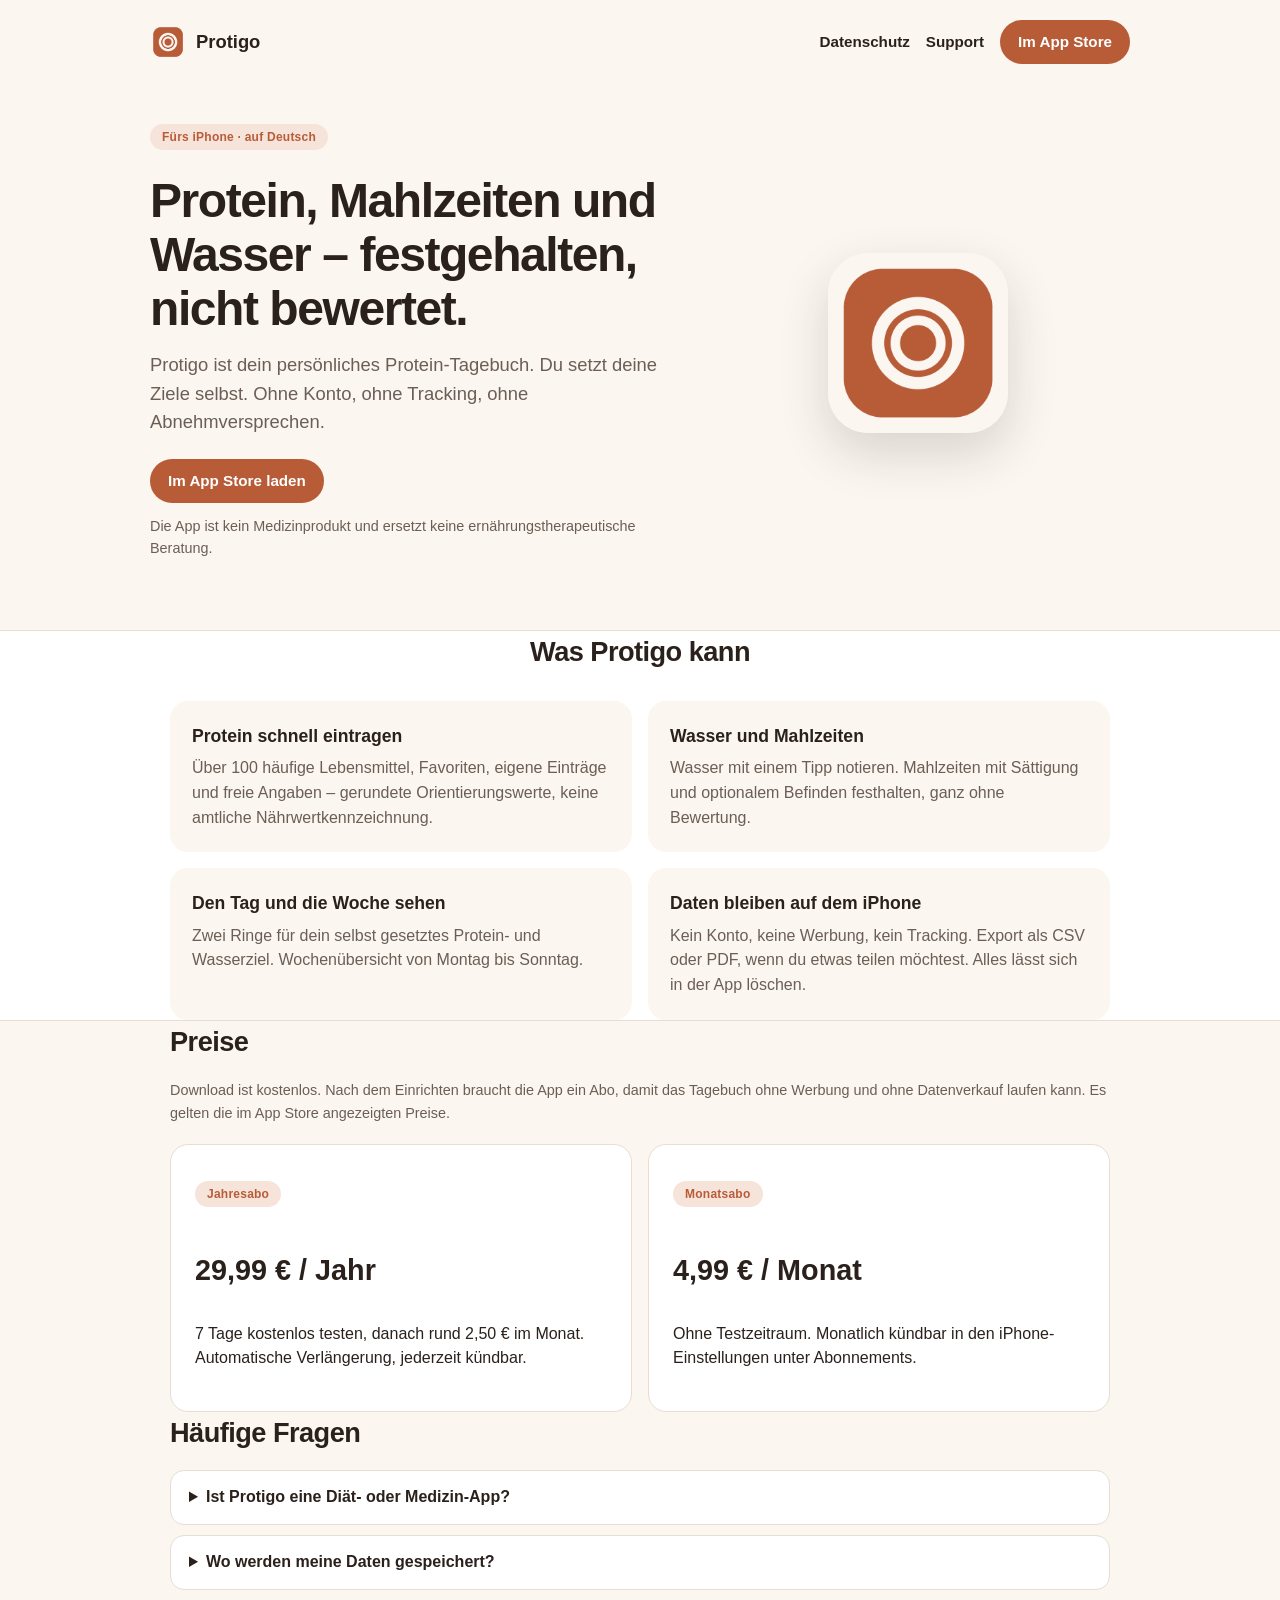
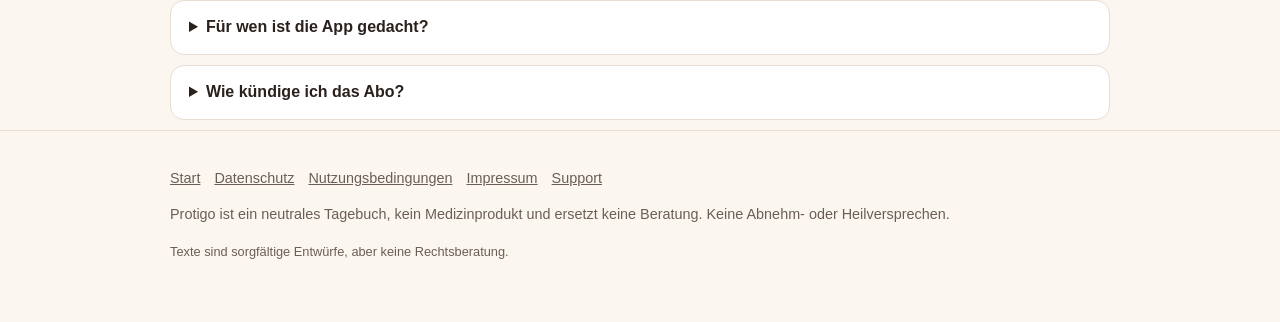
<file: index.html>
<!DOCTYPE html>
<html lang="de">
<head>
  <meta charset="utf-8" />
  <meta name="viewport" content="width=device-width, initial-scale=1" />
  <title>Protigo: Protein-Tagebuch fürs iPhone</title>
  <meta name="description" content="Neutrales Tagebuch für Protein, Mahlzeiten und Wasser. Ohne Konto, ohne Tracking, ohne Abnehmversprechen." />
  <meta name="robots" content="index,follow" />
  <link rel="canonical" href="https://uhlenhake.github.io/protigo-site" />
  <meta name="theme-color" content="#B85C38" />
  <link rel="icon" href="assets/icon.png" />
  <link rel="apple-touch-icon" href="assets/icon.png" />
  <meta property="og:type" content="website" />
  <meta property="og:site_name" content="Protigo" />
  <meta property="og:locale" content="de_DE" />
  <meta property="og:title" content="Protigo: Protein-Tagebuch fürs iPhone" />
  <meta property="og:description" content="Neutrales Tagebuch für Protein, Mahlzeiten und Wasser. Ohne Konto, ohne Tracking, ohne Abnehmversprechen." />
  <meta property="og:url" content="https://uhlenhake.github.io/protigo-site" />
  <meta property="og:image" content="https://uhlenhake.github.io/protigo-site/assets/icon.png" />
  <link rel="stylesheet" href="styles.css" />
</head>
<body>

    <header class="site wrap">
      <a class="brand" href="./"><img src="assets/icon.png" alt="">Protigo</a>
      <nav>
        <a href="datenschutz">Datenschutz</a>
        <a href="support">Support</a>
        <a class="btn" href="https://apps.apple.com/de/app/id6833399006">Im App Store</a>
      </nav>
    </header>

<main>
  <section class="hero wrap">
    <div>
      <p class="pill">Fürs iPhone · auf Deutsch</p>
      <h1>Protein, Mahlzeiten und Wasser – festgehalten, nicht bewertet.</h1>
      <p class="lead">Protigo ist dein persönliches Protein-Tagebuch. Du setzt deine Ziele selbst. Ohne Konto, ohne Tracking, ohne Abnehmversprechen.</p>
      <a href="https://apps.apple.com/de/app/id6833399006" class="btn" aria-label="Protigo im App Store laden">Im App Store laden</a>
      <p class="fine" style="margin-top:12px">Die App ist kein Medizinprodukt und ersetzt keine ernährungstherapeutische Beratung.</p>
    </div>
    <div class="hero-icon"><img src="assets/icon.png" alt="App-Symbol von Protigo"></div>
  </section>

  <div class="band">
    <section class="wrap">
      <h2 style="text-align:center">Was Protigo kann</h2>
      <div class="grid two" style="margin-top:28px">
        <div class="card"><h3>Protein schnell eintragen</h3><p>Über 100 häufige Lebensmittel, Favoriten, eigene Einträge und freie Angaben – gerundete Orientierungswerte, keine amtliche Nährwertkennzeichnung.</p></div>
        <div class="card"><h3>Wasser und Mahlzeiten</h3><p>Wasser mit einem Tipp notieren. Mahlzeiten mit Sättigung und optionalem Befinden festhalten, ganz ohne Bewertung.</p></div>
        <div class="card"><h3>Den Tag und die Woche sehen</h3><p>Zwei Ringe für dein selbst gesetztes Protein- und Wasserziel. Wochenübersicht von Montag bis Sonntag.</p></div>
        <div class="card"><h3>Daten bleiben auf dem iPhone</h3><p>Kein Konto, keine Werbung, kein Tracking. Export als CSV oder PDF, wenn du etwas teilen möchtest. Alles lässt sich in der App löschen.</p></div>
      </div>
    </section>
  </div>

  <section class="wrap">
    <h2>Preise</h2>
    <p class="fine">Download ist kostenlos. Nach dem Einrichten braucht die App ein Abo, damit das Tagebuch ohne Werbung und ohne Datenverkauf laufen kann. Es gelten die im App Store angezeigten Preise.</p>
    <div class="prices" style="margin-top:20px">
      <div class="price"><p class="pill">Jahresabo</p><p class="amt">29,99 € / Jahr</p><p>7 Tage kostenlos testen, danach rund 2,50 € im Monat. Automatische Verlängerung, jederzeit kündbar.</p></div>
      <div class="price"><p class="pill">Monatsabo</p><p class="amt">4,99 € / Monat</p><p>Ohne Testzeitraum. Monatlich kündbar in den iPhone-Einstellungen unter Abonnements.</p></div>
    </div>
  </section>

  <section class="wrap faq" id="faq">
    <h2>Häufige Fragen</h2>
    <details><summary>Ist Protigo eine Diät- oder Medizin-App?</summary><p>Nein. Protigo ist ein neutrales Tagebuch. Die App gibt keine Diätpläne, keine individuellen Nährstoffvorgaben und keine Heil- oder Abnehmversprechen. Ziele setzt du selbst. Allgemeine Hinweise (etwa der DGE-Referenzwert) sind eine Orientierung, keine Empfehlung für dich persönlich.</p></details>
    <details><summary>Wo werden meine Daten gespeichert?</summary><p>Lokal auf deinem iPhone. Es gibt kein Benutzerkonto. Wir haben keinen Zugriff auf deine Einträge. Details stehen in der <a href="datenschutz">Datenschutzerklärung</a>.</p></details>
    <details><summary>Für wen ist die App gedacht?</summary><p>Für alle, die Protein, Mahlzeiten, Wasser und Befinden festhalten möchten. Die Nutzung ist ab 16 Jahren vorgesehen.</p></details>
    <details><summary>Wie kündige ich das Abo?</summary><p>iPhone-Einstellungen → dein Name → Abonnements → Protigo. Mindestens 24 Stunden vor Ende des Zeitraums kündigen, sonst verlängert sich das Abo automatisch. Das Löschen der App beendet das Abo nicht. Erstattungen laufen über Apple.</p></details>
  </section>
</main>


    <footer class="site">
      <div class="wrap">
        <nav>
          <a href="./">Start</a>
          <a href="datenschutz">Datenschutz</a>
          <a href="nutzungsbedingungen">Nutzungsbedingungen</a>
          <a href="impressum">Impressum</a>
          <a href="support">Support</a>
        </nav>
        <p>Protigo ist ein neutrales Tagebuch, kein Medizinprodukt und ersetzt keine Beratung. Keine Abnehm- oder Heilversprechen.</p>
        <p class="legal-note">Texte sind sorgfältige Entwürfe, aber keine Rechtsberatung.</p>
      </div>
    </footer>
</body>
</html>
</file>
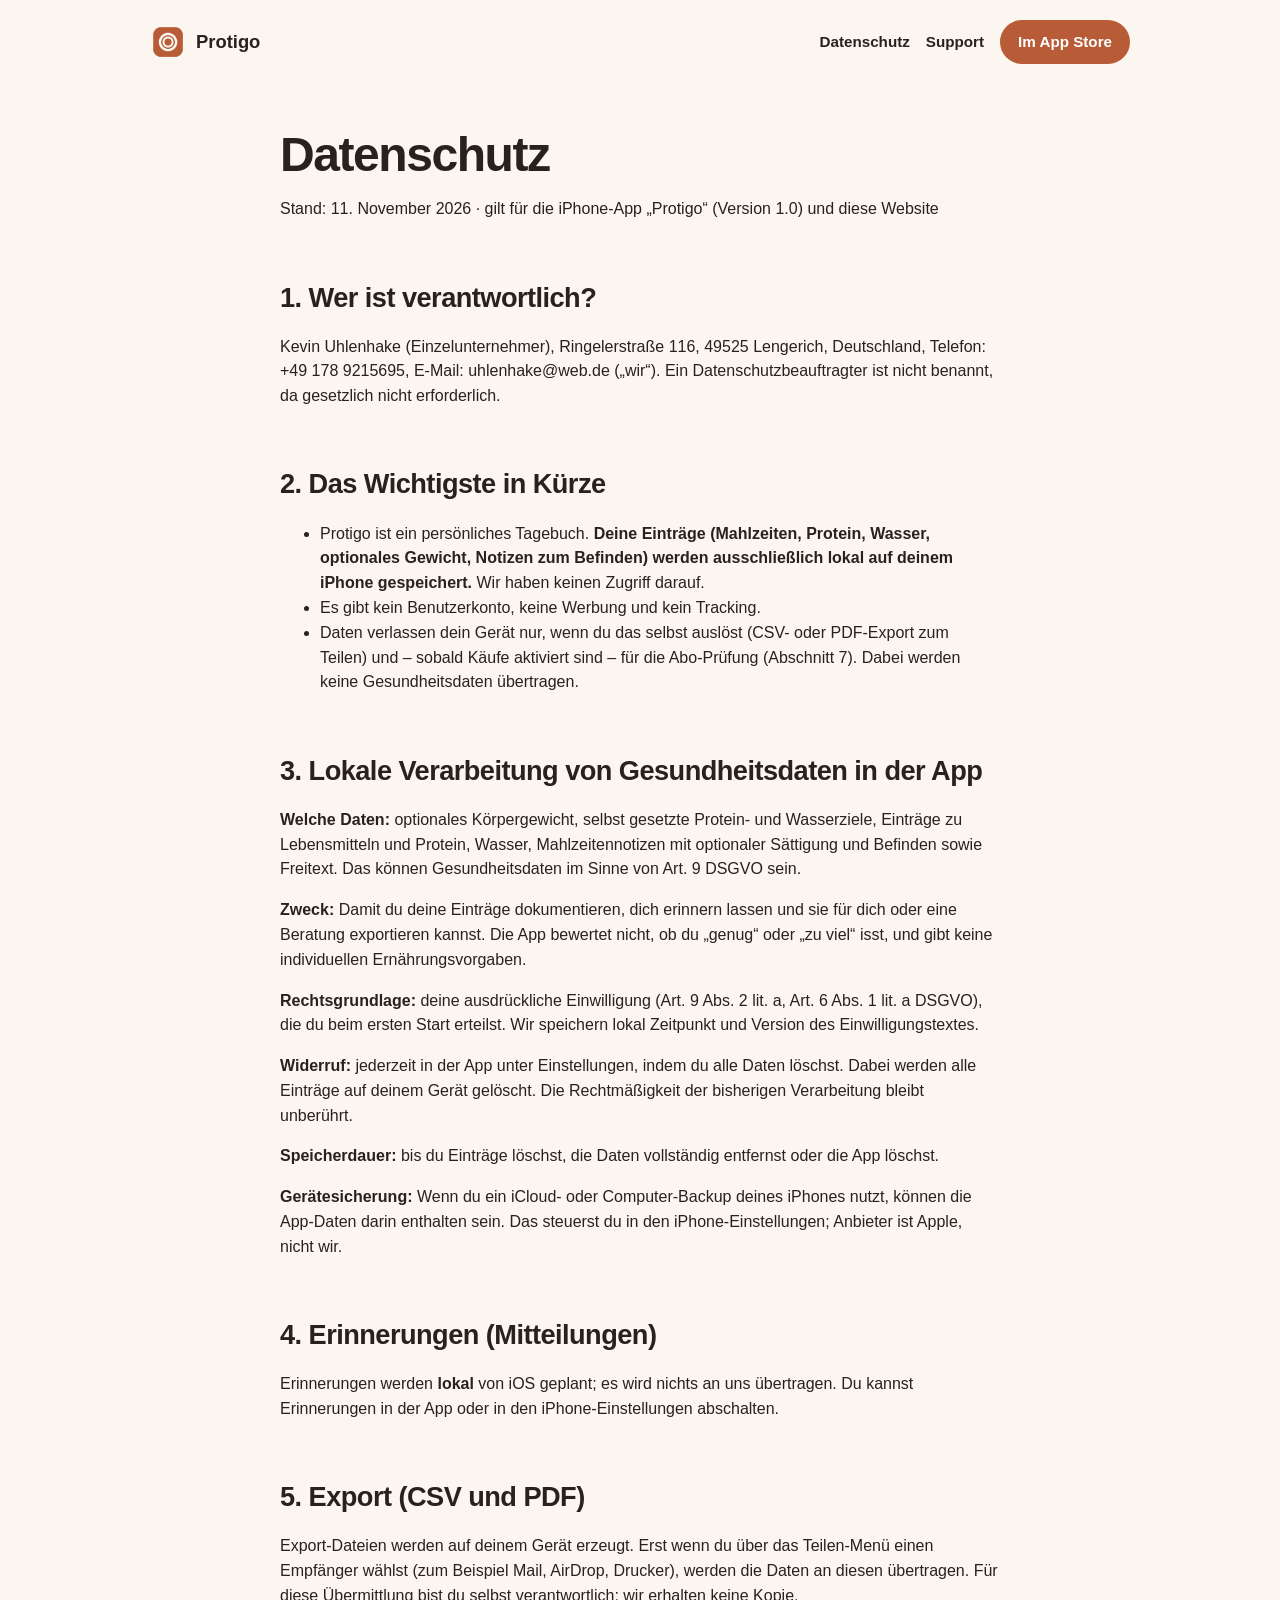
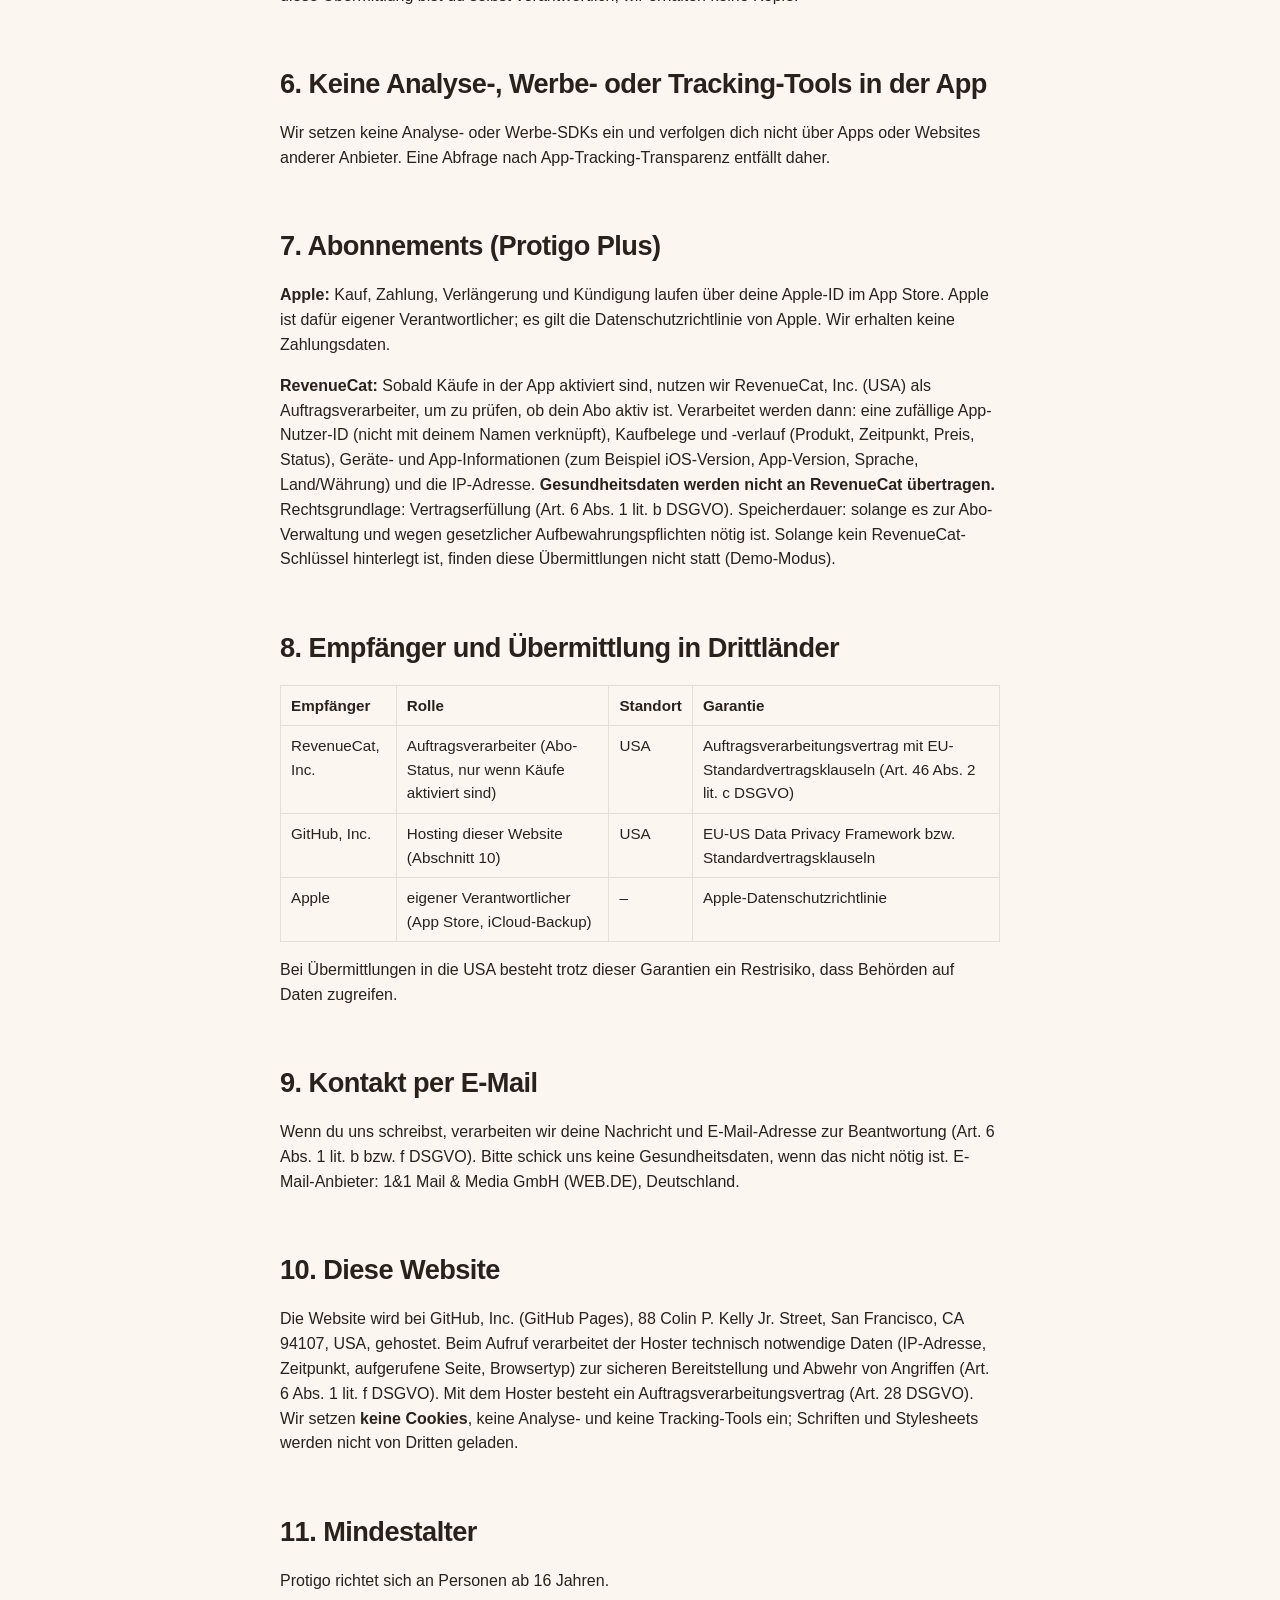
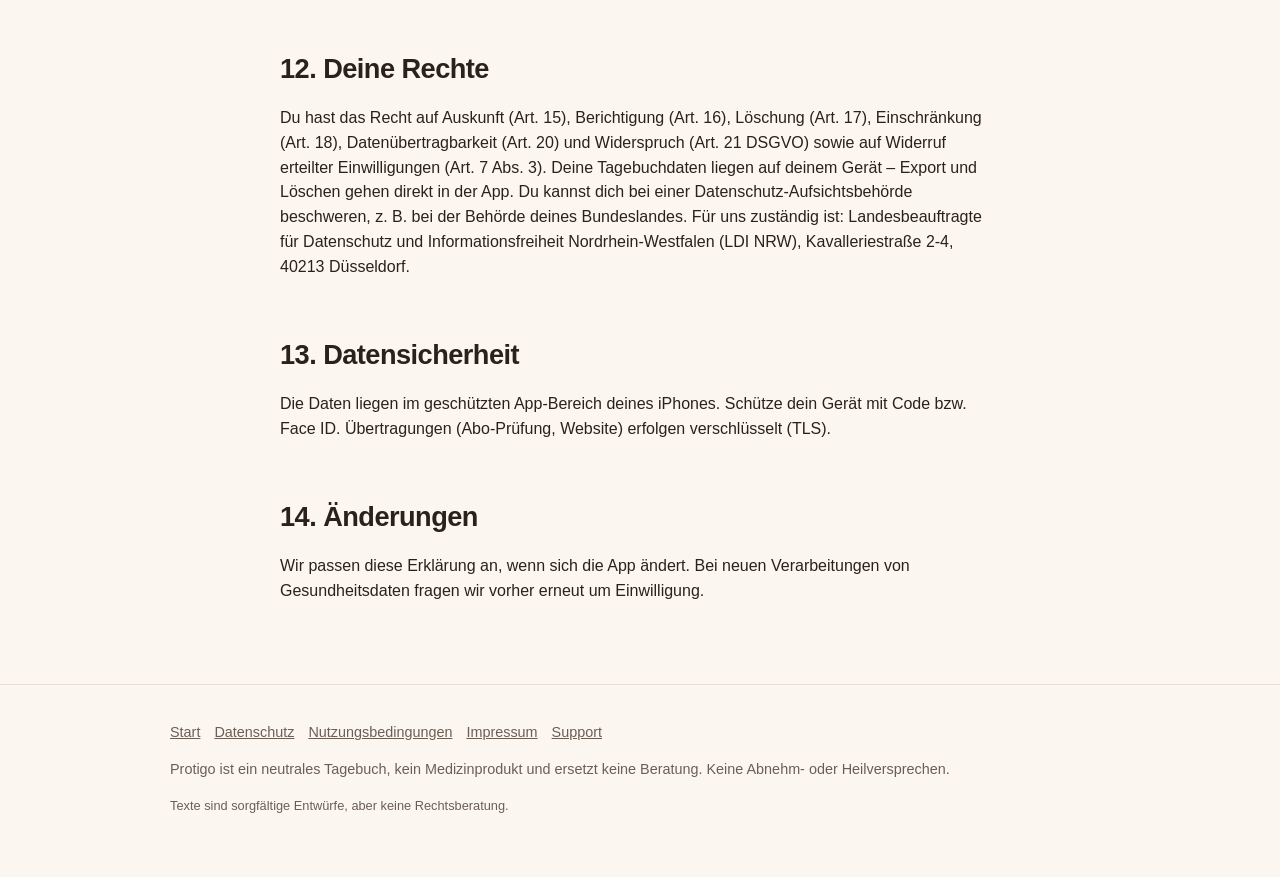
<file: datenschutz.html>
<!DOCTYPE html>
<html lang="de">
<head>
  <meta charset="utf-8" />
  <meta name="viewport" content="width=device-width, initial-scale=1" />
  <title>Datenschutz – Protigo</title>
  <meta name="description" content="Datenschutzerklärung der iPhone-App Protigo und dieser Website." />
  <meta name="robots" content="index,follow" />
  <link rel="canonical" href="https://uhlenhake.github.io/protigo-site/datenschutz" />
  <meta name="theme-color" content="#B85C38" />
  <link rel="icon" href="assets/icon.png" />
  <link rel="apple-touch-icon" href="assets/icon.png" />
  <meta property="og:type" content="website" />
  <meta property="og:site_name" content="Protigo" />
  <meta property="og:locale" content="de_DE" />
  <meta property="og:title" content="Datenschutz – Protigo" />
  <meta property="og:description" content="Datenschutzerklärung der iPhone-App Protigo und dieser Website." />
  <meta property="og:url" content="https://uhlenhake.github.io/protigo-site/datenschutz" />
  <meta property="og:image" content="https://uhlenhake.github.io/protigo-site/assets/icon.png" />
  <link rel="stylesheet" href="styles.css" />
</head>
<body>

    <header class="site wrap">
      <a class="brand" href="./"><img src="assets/icon.png" alt="">Protigo</a>
      <nav>
        <a href="datenschutz">Datenschutz</a>
        <a href="support">Support</a>
        <a class="btn" href="https://apps.apple.com/de/app/id6833399006">Im App Store</a>
      </nav>
    </header>
<main class="wrap prose" style="padding: 32px 20px 64px"><h1>Datenschutz</h1><p>Stand: 11. November 2026 · gilt für die iPhone-App „Protigo“ (Version 1.0) und diese Website</p>
<h2>1. Wer ist verantwortlich?</h2>
<p>Kevin Uhlenhake (Einzelunternehmer), Ringelerstraße 116, 49525 Lengerich, Deutschland, Telefon: +49 178 9215695, E-Mail: uhlenhake@web.de („wir“). Ein Datenschutzbeauftragter ist nicht benannt, da gesetzlich nicht erforderlich.</p>
<h2>2. Das Wichtigste in Kürze</h2>
<ul>
<li>Protigo ist ein persönliches Tagebuch. <strong>Deine Einträge (Mahlzeiten, Protein, Wasser, optionales Gewicht, Notizen zum Befinden) werden ausschließlich lokal auf deinem iPhone gespeichert.</strong> Wir haben keinen Zugriff darauf.</li>
<li>Es gibt kein Benutzerkonto, keine Werbung und kein Tracking.</li>
<li>Daten verlassen dein Gerät nur, wenn du das selbst auslöst (CSV- oder PDF-Export zum Teilen) und – sobald Käufe aktiviert sind – für die Abo-Prüfung (Abschnitt 7). Dabei werden keine Gesundheitsdaten übertragen.</li>
</ul>
<h2>3. Lokale Verarbeitung von Gesundheitsdaten in der App</h2>
<p><strong>Welche Daten:</strong> optionales Körpergewicht, selbst gesetzte Protein- und Wasserziele, Einträge zu Lebensmitteln und Protein, Wasser, Mahlzeitennotizen mit optionaler Sättigung und Befinden sowie Freitext. Das können Gesundheitsdaten im Sinne von Art. 9 DSGVO sein.</p>
<p><strong>Zweck:</strong> Damit du deine Einträge dokumentieren, dich erinnern lassen und sie für dich oder eine Beratung exportieren kannst. Die App bewertet nicht, ob du „genug“ oder „zu viel“ isst, und gibt keine individuellen Ernährungsvorgaben.</p>
<p><strong>Rechtsgrundlage:</strong> deine ausdrückliche Einwilligung (Art. 9 Abs. 2 lit. a, Art. 6 Abs. 1 lit. a DSGVO), die du beim ersten Start erteilst. Wir speichern lokal Zeitpunkt und Version des Einwilligungstextes.</p>
<p><strong>Widerruf:</strong> jederzeit in der App unter Einstellungen, indem du alle Daten löschst. Dabei werden alle Einträge auf deinem Gerät gelöscht. Die Rechtmäßigkeit der bisherigen Verarbeitung bleibt unberührt.</p>
<p><strong>Speicherdauer:</strong> bis du Einträge löschst, die Daten vollständig entfernst oder die App löschst.</p>
<p><strong>Gerätesicherung:</strong> Wenn du ein iCloud- oder Computer-Backup deines iPhones nutzt, können die App-Daten darin enthalten sein. Das steuerst du in den iPhone-Einstellungen; Anbieter ist Apple, nicht wir.</p>
<h2>4. Erinnerungen (Mitteilungen)</h2>
<p>Erinnerungen werden <strong>lokal</strong> von iOS geplant; es wird nichts an uns übertragen. Du kannst Erinnerungen in der App oder in den iPhone-Einstellungen abschalten.</p>
<h2>5. Export (CSV und PDF)</h2>
<p>Export-Dateien werden auf deinem Gerät erzeugt. Erst wenn du über das Teilen-Menü einen Empfänger wählst (zum Beispiel Mail, AirDrop, Drucker), werden die Daten an diesen übertragen. Für diese Übermittlung bist du selbst verantwortlich; wir erhalten keine Kopie.</p>
<h2>6. Keine Analyse-, Werbe- oder Tracking-Tools in der App</h2>
<p>Wir setzen keine Analyse- oder Werbe-SDKs ein und verfolgen dich nicht über Apps oder Websites anderer Anbieter. Eine Abfrage nach App-Tracking-Transparenz entfällt daher.</p>
<h2>7. Abonnements (Protigo Plus)</h2>
<p><strong>Apple:</strong> Kauf, Zahlung, Verlängerung und Kündigung laufen über deine Apple-ID im App Store. Apple ist dafür eigener Verantwortlicher; es gilt die Datenschutzrichtlinie von Apple. Wir erhalten keine Zahlungsdaten.</p>
<p><strong>RevenueCat:</strong> Sobald Käufe in der App aktiviert sind, nutzen wir RevenueCat, Inc. (USA) als Auftragsverarbeiter, um zu prüfen, ob dein Abo aktiv ist. Verarbeitet werden dann: eine zufällige App-Nutzer-ID (nicht mit deinem Namen verknüpft), Kaufbelege und -verlauf (Produkt, Zeitpunkt, Preis, Status), Geräte- und App-Informationen (zum Beispiel iOS-Version, App-Version, Sprache, Land/Währung) und die IP-Adresse. <strong>Gesundheitsdaten werden nicht an RevenueCat übertragen.</strong> Rechtsgrundlage: Vertragserfüllung (Art. 6 Abs. 1 lit. b DSGVO). Speicherdauer: solange es zur Abo-Verwaltung und wegen gesetzlicher Aufbewahrungspflichten nötig ist. Solange kein RevenueCat-Schlüssel hinterlegt ist, finden diese Übermittlungen nicht statt (Demo-Modus).</p>
<h2>8. Empfänger und Übermittlung in Drittländer</h2>
<table><tr><th>Empfänger</th><th>Rolle</th><th>Standort</th><th>Garantie</th></tr><tr><td>RevenueCat, Inc.</td><td>Auftragsverarbeiter (Abo-Status, nur wenn Käufe aktiviert sind)</td><td>USA</td><td>Auftragsverarbeitungsvertrag mit EU-Standardvertragsklauseln (Art. 46 Abs. 2 lit. c DSGVO)</td></tr><tr><td>GitHub, Inc.</td><td>Hosting dieser Website (Abschnitt 10)</td><td>USA</td><td>EU-US Data Privacy Framework bzw. Standardvertragsklauseln</td></tr><tr><td>Apple</td><td>eigener Verantwortlicher (App Store, iCloud-Backup)</td><td>–</td><td>Apple-Datenschutzrichtlinie</td></tr></table>
<p>Bei Übermittlungen in die USA besteht trotz dieser Garantien ein Restrisiko, dass Behörden auf Daten zugreifen.</p>
<h2>9. Kontakt per E-Mail</h2>
<p>Wenn du uns schreibst, verarbeiten wir deine Nachricht und E-Mail-Adresse zur Beantwortung (Art. 6 Abs. 1 lit. b bzw. f DSGVO). Bitte schick uns keine Gesundheitsdaten, wenn das nicht nötig ist. E-Mail-Anbieter: 1&amp;1 Mail &amp; Media GmbH (WEB.DE), Deutschland.</p>
<h2>10. Diese Website</h2>
<p>Die Website wird bei GitHub, Inc. (GitHub Pages), 88 Colin P. Kelly Jr. Street, San Francisco, CA 94107, USA, gehostet. Beim Aufruf verarbeitet der Hoster technisch notwendige Daten (IP-Adresse, Zeitpunkt, aufgerufene Seite, Browsertyp) zur sicheren Bereitstellung und Abwehr von Angriffen (Art. 6 Abs. 1 lit. f DSGVO). Mit dem Hoster besteht ein Auftragsverarbeitungsvertrag (Art. 28 DSGVO). Wir setzen <strong>keine Cookies</strong>, keine Analyse- und keine Tracking-Tools ein; Schriften und Stylesheets werden nicht von Dritten geladen.</p>
<h2>11. Mindestalter</h2>
<p>Protigo richtet sich an Personen ab 16 Jahren.</p>
<h2>12. Deine Rechte</h2>
<p>Du hast das Recht auf Auskunft (Art. 15), Berichtigung (Art. 16), Löschung (Art. 17), Einschränkung (Art. 18), Datenübertragbarkeit (Art. 20) und Widerspruch (Art. 21 DSGVO) sowie auf Widerruf erteilter Einwilligungen (Art. 7 Abs. 3). Deine Tagebuchdaten liegen auf deinem Gerät – Export und Löschen gehen direkt in der App. Du kannst dich bei einer Datenschutz-Aufsichtsbehörde beschweren, z. B. bei der Behörde deines Bundeslandes. Für uns zuständig ist: Landesbeauftragte für Datenschutz und Informationsfreiheit Nordrhein-Westfalen (LDI NRW), Kavalleriestraße 2-4, 40213 Düsseldorf.</p>
<h2>13. Datensicherheit</h2>
<p>Die Daten liegen im geschützten App-Bereich deines iPhones. Schütze dein Gerät mit Code bzw. Face ID. Übertragungen (Abo-Prüfung, Website) erfolgen verschlüsselt (TLS).</p>
<h2>14. Änderungen</h2>
<p>Wir passen diese Erklärung an, wenn sich die App ändert. Bei neuen Verarbeitungen von Gesundheitsdaten fragen wir vorher erneut um Einwilligung.</p></main>

    <footer class="site">
      <div class="wrap">
        <nav>
          <a href="./">Start</a>
          <a href="datenschutz">Datenschutz</a>
          <a href="nutzungsbedingungen">Nutzungsbedingungen</a>
          <a href="impressum">Impressum</a>
          <a href="support">Support</a>
        </nav>
        <p>Protigo ist ein neutrales Tagebuch, kein Medizinprodukt und ersetzt keine Beratung. Keine Abnehm- oder Heilversprechen.</p>
        <p class="legal-note">Texte sind sorgfältige Entwürfe, aber keine Rechtsberatung.</p>
      </div>
    </footer>
</body>
</html>
</file>
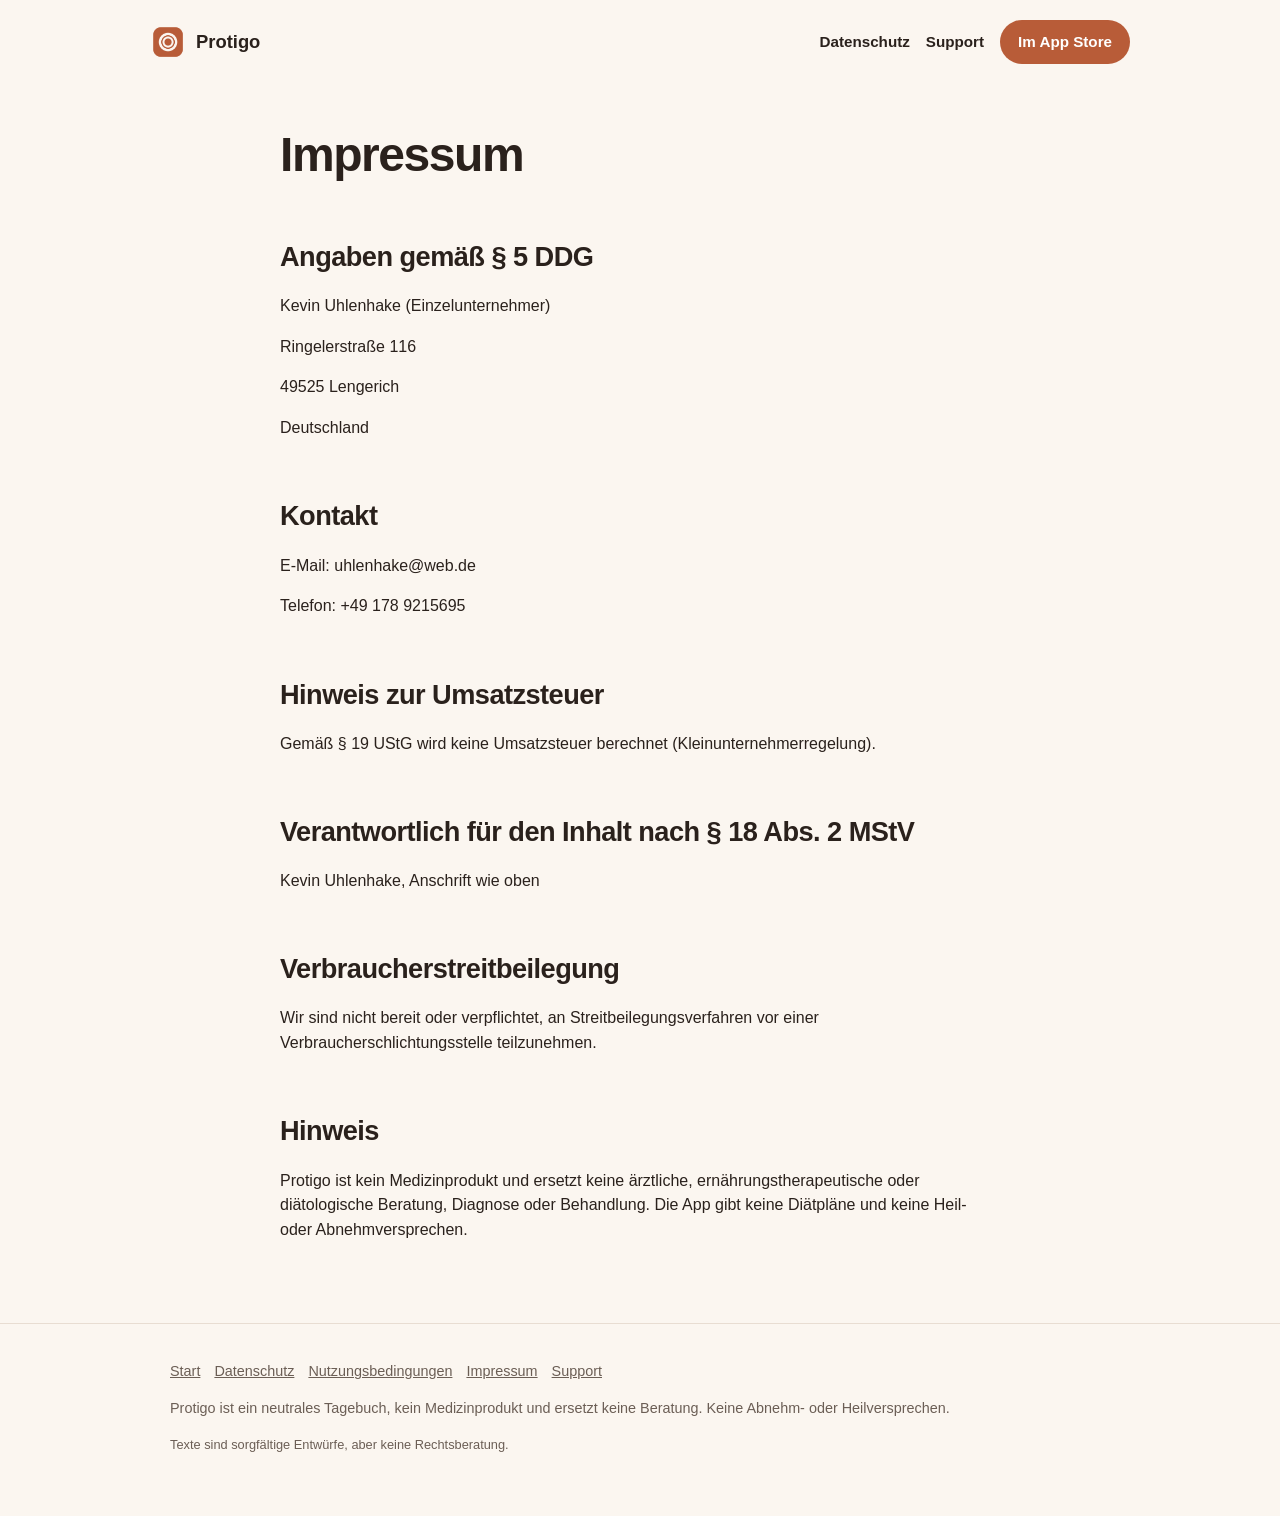
<file: impressum.html>
<!DOCTYPE html>
<html lang="de">
<head>
  <meta charset="utf-8" />
  <meta name="viewport" content="width=device-width, initial-scale=1" />
  <title>Impressum – Protigo</title>
  <meta name="description" content="Impressum der iPhone-App Protigo und dieser Website." />
  <meta name="robots" content="index,follow" />
  <link rel="canonical" href="https://uhlenhake.github.io/protigo-site/impressum" />
  <meta name="theme-color" content="#B85C38" />
  <link rel="icon" href="assets/icon.png" />
  <link rel="apple-touch-icon" href="assets/icon.png" />
  <meta property="og:type" content="website" />
  <meta property="og:site_name" content="Protigo" />
  <meta property="og:locale" content="de_DE" />
  <meta property="og:title" content="Impressum – Protigo" />
  <meta property="og:description" content="Impressum der iPhone-App Protigo und dieser Website." />
  <meta property="og:url" content="https://uhlenhake.github.io/protigo-site/impressum" />
  <meta property="og:image" content="https://uhlenhake.github.io/protigo-site/assets/icon.png" />
  <link rel="stylesheet" href="styles.css" />
</head>
<body>

    <header class="site wrap">
      <a class="brand" href="./"><img src="assets/icon.png" alt="">Protigo</a>
      <nav>
        <a href="datenschutz">Datenschutz</a>
        <a href="support">Support</a>
        <a class="btn" href="https://apps.apple.com/de/app/id6833399006">Im App Store</a>
      </nav>
    </header>
<main class="wrap prose" style="padding: 32px 20px 64px"><h1>Impressum</h1><h2>Angaben gemäß § 5 DDG</h2>
<p>Kevin Uhlenhake (Einzelunternehmer)</p>
<p>Ringelerstraße 116</p>
<p>49525 Lengerich</p>
<p>Deutschland</p>
<h2>Kontakt</h2>
<p>E-Mail: uhlenhake@web.de</p>
<p>Telefon: +49 178 9215695</p>
<h2>Hinweis zur Umsatzsteuer</h2>
<p>Gemäß § 19 UStG wird keine Umsatzsteuer berechnet (Kleinunternehmerregelung).</p>
<h2>Verantwortlich für den Inhalt nach § 18 Abs. 2 MStV</h2>
<p>Kevin Uhlenhake, Anschrift wie oben</p>
<h2>Verbraucherstreitbeilegung</h2>
<p>Wir sind nicht bereit oder verpflichtet, an Streitbeilegungsverfahren vor einer Verbraucherschlichtungsstelle teilzunehmen.</p>
<h2>Hinweis</h2>
<p>Protigo ist kein Medizinprodukt und ersetzt keine ärztliche, ernährungstherapeutische oder diätologische Beratung, Diagnose oder Behandlung. Die App gibt keine Diätpläne und keine Heil- oder Abnehmversprechen.</p></main>

    <footer class="site">
      <div class="wrap">
        <nav>
          <a href="./">Start</a>
          <a href="datenschutz">Datenschutz</a>
          <a href="nutzungsbedingungen">Nutzungsbedingungen</a>
          <a href="impressum">Impressum</a>
          <a href="support">Support</a>
        </nav>
        <p>Protigo ist ein neutrales Tagebuch, kein Medizinprodukt und ersetzt keine Beratung. Keine Abnehm- oder Heilversprechen.</p>
        <p class="legal-note">Texte sind sorgfältige Entwürfe, aber keine Rechtsberatung.</p>
      </div>
    </footer>
</body>
</html>
</file>
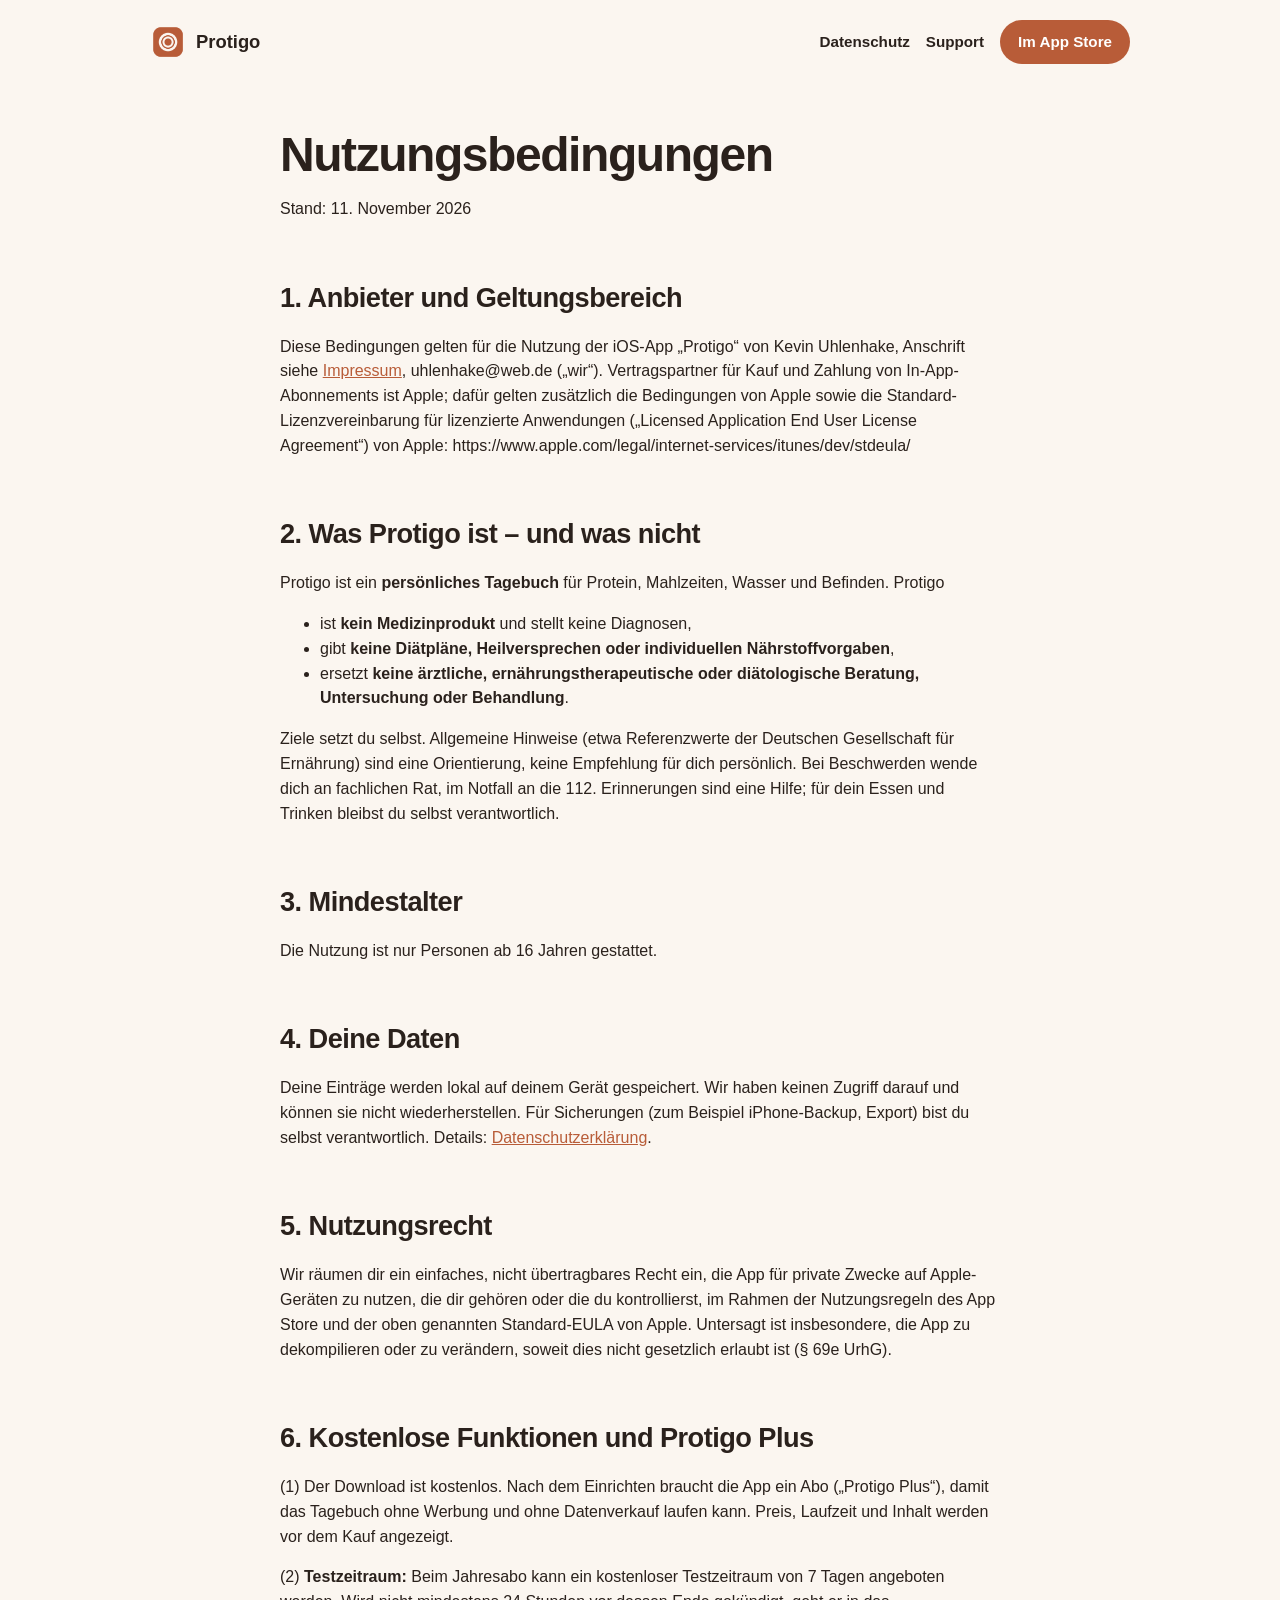
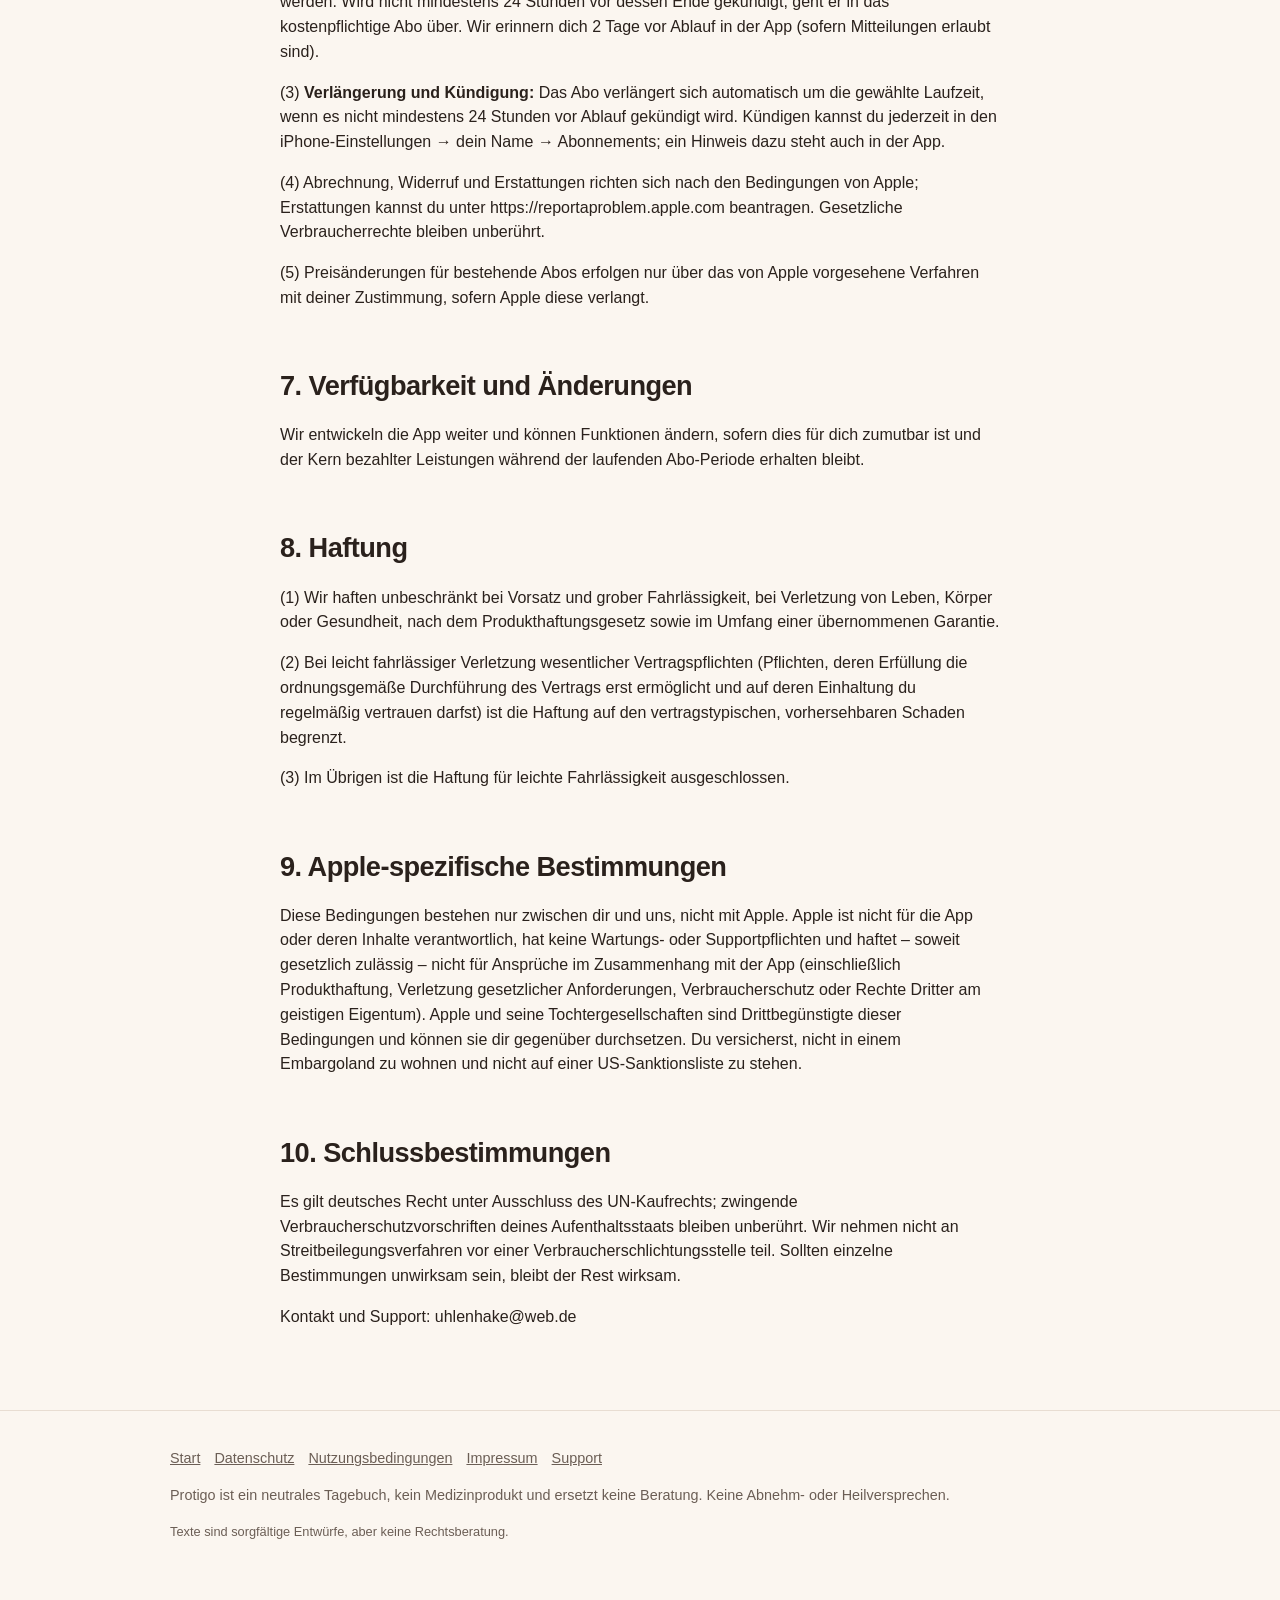
<file: nutzungsbedingungen.html>
<!DOCTYPE html>
<html lang="de">
<head>
  <meta charset="utf-8" />
  <meta name="viewport" content="width=device-width, initial-scale=1" />
  <title>Nutzungsbedingungen – Protigo</title>
  <meta name="description" content="Nutzungsbedingungen der iPhone-App Protigo, einschließlich der Standard-EULA von Apple." />
  <meta name="robots" content="index,follow" />
  <link rel="canonical" href="https://uhlenhake.github.io/protigo-site/nutzungsbedingungen" />
  <meta name="theme-color" content="#B85C38" />
  <link rel="icon" href="assets/icon.png" />
  <link rel="apple-touch-icon" href="assets/icon.png" />
  <meta property="og:type" content="website" />
  <meta property="og:site_name" content="Protigo" />
  <meta property="og:locale" content="de_DE" />
  <meta property="og:title" content="Nutzungsbedingungen – Protigo" />
  <meta property="og:description" content="Nutzungsbedingungen der iPhone-App Protigo, einschließlich der Standard-EULA von Apple." />
  <meta property="og:url" content="https://uhlenhake.github.io/protigo-site/nutzungsbedingungen" />
  <meta property="og:image" content="https://uhlenhake.github.io/protigo-site/assets/icon.png" />
  <link rel="stylesheet" href="styles.css" />
</head>
<body>

    <header class="site wrap">
      <a class="brand" href="./"><img src="assets/icon.png" alt="">Protigo</a>
      <nav>
        <a href="datenschutz">Datenschutz</a>
        <a href="support">Support</a>
        <a class="btn" href="https://apps.apple.com/de/app/id6833399006">Im App Store</a>
      </nav>
    </header>
<main class="wrap prose" style="padding: 32px 20px 64px"><h1>Nutzungsbedingungen</h1><p>Stand: 11. November 2026</p>
<h2>1. Anbieter und Geltungsbereich</h2>
<p>Diese Bedingungen gelten für die Nutzung der iOS-App „Protigo“ von Kevin Uhlenhake, Anschrift siehe <a href="impressum">Impressum</a>, uhlenhake@web.de („wir“). Vertragspartner für Kauf und Zahlung von In-App-Abonnements ist Apple; dafür gelten zusätzlich die Bedingungen von Apple sowie die Standard-Lizenzvereinbarung für lizenzierte Anwendungen („Licensed Application End User License Agreement“) von Apple: https://www.apple.com/legal/internet-services/itunes/dev/stdeula/</p>
<h2>2. Was Protigo ist – und was nicht</h2>
<p>Protigo ist ein <strong>persönliches Tagebuch</strong> für Protein, Mahlzeiten, Wasser und Befinden. Protigo</p>
<ul>
<li>ist <strong>kein Medizinprodukt</strong> und stellt keine Diagnosen,</li>
<li>gibt <strong>keine Diätpläne, Heilversprechen oder individuellen Nährstoffvorgaben</strong>,</li>
<li>ersetzt <strong>keine ärztliche, ernährungstherapeutische oder diätologische Beratung, Untersuchung oder Behandlung</strong>.</li>
</ul>
<p>Ziele setzt du selbst. Allgemeine Hinweise (etwa Referenzwerte der Deutschen Gesellschaft für Ernährung) sind eine Orientierung, keine Empfehlung für dich persönlich. Bei Beschwerden wende dich an fachlichen Rat, im Notfall an die 112. Erinnerungen sind eine Hilfe; für dein Essen und Trinken bleibst du selbst verantwortlich.</p>
<h2>3. Mindestalter</h2>
<p>Die Nutzung ist nur Personen ab 16 Jahren gestattet.</p>
<h2>4. Deine Daten</h2>
<p>Deine Einträge werden lokal auf deinem Gerät gespeichert. Wir haben keinen Zugriff darauf und können sie nicht wiederherstellen. Für Sicherungen (zum Beispiel iPhone-Backup, Export) bist du selbst verantwortlich. Details: <a href="datenschutz">Datenschutzerklärung</a>.</p>
<h2>5. Nutzungsrecht</h2>
<p>Wir räumen dir ein einfaches, nicht übertragbares Recht ein, die App für private Zwecke auf Apple-Geräten zu nutzen, die dir gehören oder die du kontrollierst, im Rahmen der Nutzungsregeln des App Store und der oben genannten Standard-EULA von Apple. Untersagt ist insbesondere, die App zu dekompilieren oder zu verändern, soweit dies nicht gesetzlich erlaubt ist (§ 69e UrhG).</p>
<h2>6. Kostenlose Funktionen und Protigo Plus</h2>
<p>(1) Der Download ist kostenlos. Nach dem Einrichten braucht die App ein Abo („Protigo Plus“), damit das Tagebuch ohne Werbung und ohne Datenverkauf laufen kann. Preis, Laufzeit und Inhalt werden vor dem Kauf angezeigt.</p>
<p>(2) <strong>Testzeitraum:</strong> Beim Jahresabo kann ein kostenloser Testzeitraum von 7 Tagen angeboten werden. Wird nicht mindestens 24 Stunden vor dessen Ende gekündigt, geht er in das kostenpflichtige Abo über. Wir erinnern dich 2 Tage vor Ablauf in der App (sofern Mitteilungen erlaubt sind).</p>
<p>(3) <strong>Verlängerung und Kündigung:</strong> Das Abo verlängert sich automatisch um die gewählte Laufzeit, wenn es nicht mindestens 24 Stunden vor Ablauf gekündigt wird. Kündigen kannst du jederzeit in den iPhone-Einstellungen → dein Name → Abonnements; ein Hinweis dazu steht auch in der App.</p>
<p>(4) Abrechnung, Widerruf und Erstattungen richten sich nach den Bedingungen von Apple; Erstattungen kannst du unter https://reportaproblem.apple.com beantragen. Gesetzliche Verbraucherrechte bleiben unberührt.</p>
<p>(5) Preisänderungen für bestehende Abos erfolgen nur über das von Apple vorgesehene Verfahren mit deiner Zustimmung, sofern Apple diese verlangt.</p>
<h2>7. Verfügbarkeit und Änderungen</h2>
<p>Wir entwickeln die App weiter und können Funktionen ändern, sofern dies für dich zumutbar ist und der Kern bezahlter Leistungen während der laufenden Abo-Periode erhalten bleibt.</p>
<h2>8. Haftung</h2>
<p>(1) Wir haften unbeschränkt bei Vorsatz und grober Fahrlässigkeit, bei Verletzung von Leben, Körper oder Gesundheit, nach dem Produkthaftungsgesetz sowie im Umfang einer übernommenen Garantie.</p>
<p>(2) Bei leicht fahrlässiger Verletzung wesentlicher Vertragspflichten (Pflichten, deren Erfüllung die ordnungsgemäße Durchführung des Vertrags erst ermöglicht und auf deren Einhaltung du regelmäßig vertrauen darfst) ist die Haftung auf den vertragstypischen, vorhersehbaren Schaden begrenzt.</p>
<p>(3) Im Übrigen ist die Haftung für leichte Fahrlässigkeit ausgeschlossen.</p>
<h2>9. Apple-spezifische Bestimmungen</h2>
<p>Diese Bedingungen bestehen nur zwischen dir und uns, nicht mit Apple. Apple ist nicht für die App oder deren Inhalte verantwortlich, hat keine Wartungs- oder Supportpflichten und haftet – soweit gesetzlich zulässig – nicht für Ansprüche im Zusammenhang mit der App (einschließlich Produkthaftung, Verletzung gesetzlicher Anforderungen, Verbraucherschutz oder Rechte Dritter am geistigen Eigentum). Apple und seine Tochtergesellschaften sind Drittbegünstigte dieser Bedingungen und können sie dir gegenüber durchsetzen. Du versicherst, nicht in einem Embargoland zu wohnen und nicht auf einer US-Sanktionsliste zu stehen.</p>
<h2>10. Schlussbestimmungen</h2>
<p>Es gilt deutsches Recht unter Ausschluss des UN-Kaufrechts; zwingende Verbraucherschutzvorschriften deines Aufenthaltsstaats bleiben unberührt. Wir nehmen nicht an Streitbeilegungsverfahren vor einer Verbraucherschlichtungsstelle teil. Sollten einzelne Bestimmungen unwirksam sein, bleibt der Rest wirksam.</p>
<p>Kontakt und Support: uhlenhake@web.de</p></main>

    <footer class="site">
      <div class="wrap">
        <nav>
          <a href="./">Start</a>
          <a href="datenschutz">Datenschutz</a>
          <a href="nutzungsbedingungen">Nutzungsbedingungen</a>
          <a href="impressum">Impressum</a>
          <a href="support">Support</a>
        </nav>
        <p>Protigo ist ein neutrales Tagebuch, kein Medizinprodukt und ersetzt keine Beratung. Keine Abnehm- oder Heilversprechen.</p>
        <p class="legal-note">Texte sind sorgfältige Entwürfe, aber keine Rechtsberatung.</p>
      </div>
    </footer>
</body>
</html>
</file>
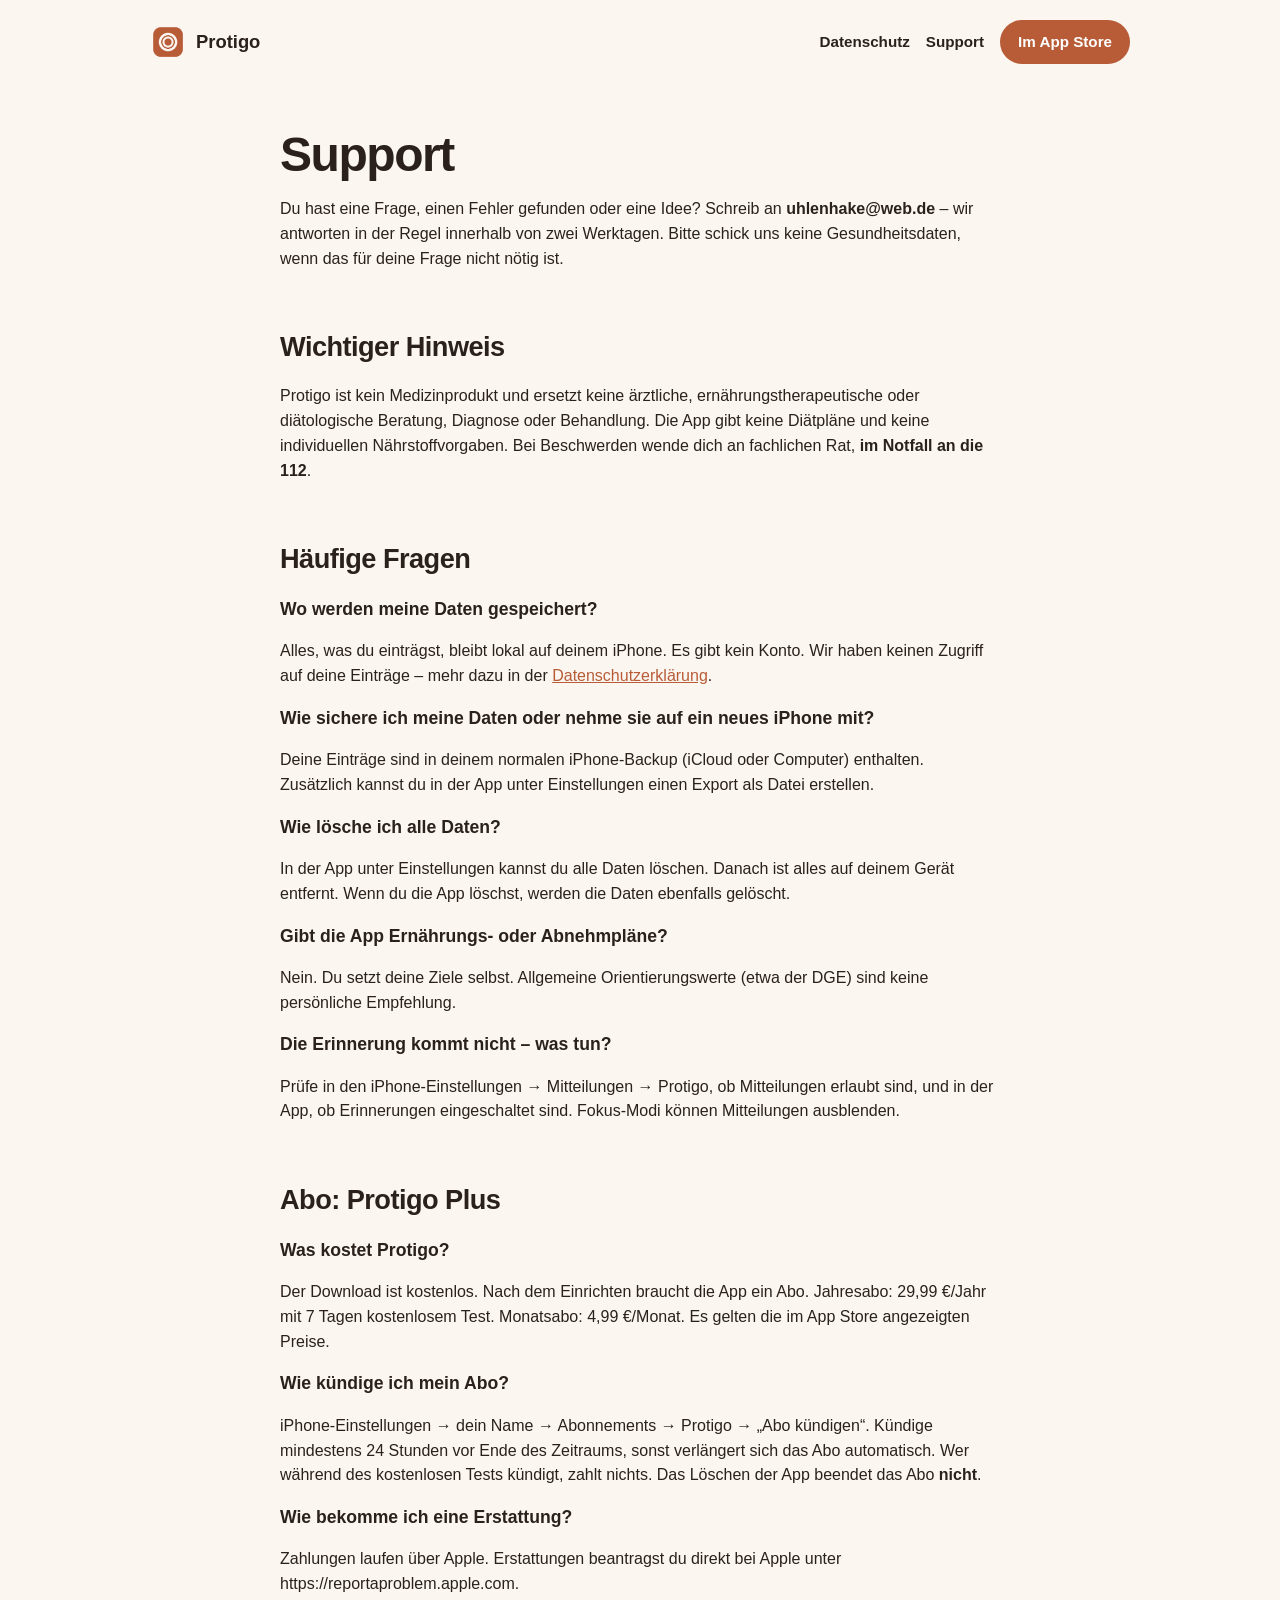
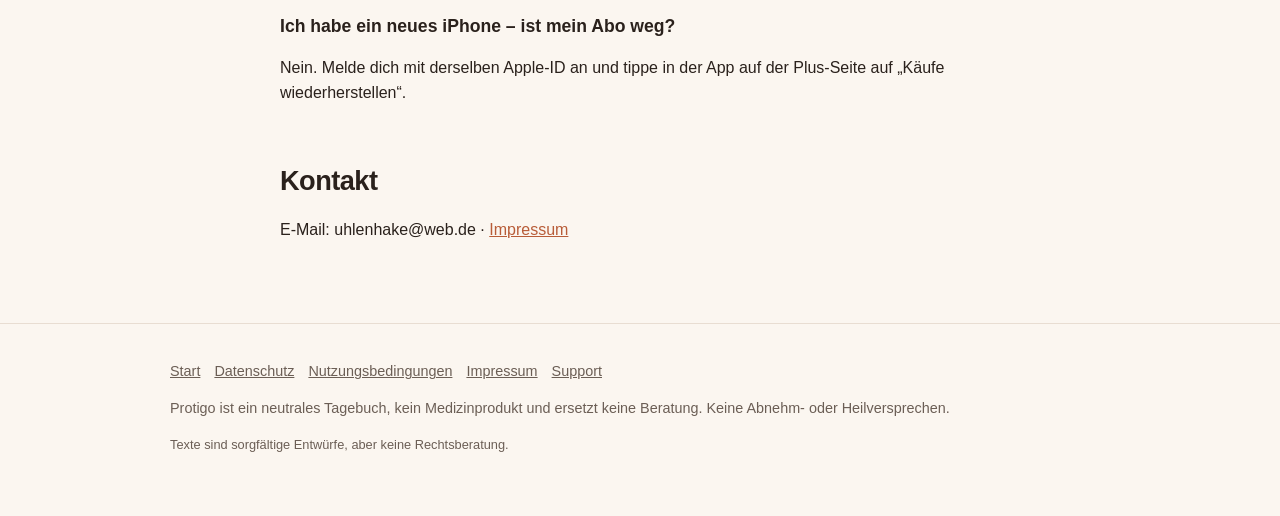
<file: support.html>
<!DOCTYPE html>
<html lang="de">
<head>
  <meta charset="utf-8" />
  <meta name="viewport" content="width=device-width, initial-scale=1" />
  <title>Support – Protigo</title>
  <meta name="description" content="Hilfe und Kontakt zur iPhone-App Protigo." />
  <meta name="robots" content="index,follow" />
  <link rel="canonical" href="https://uhlenhake.github.io/protigo-site/support" />
  <meta name="theme-color" content="#B85C38" />
  <link rel="icon" href="assets/icon.png" />
  <link rel="apple-touch-icon" href="assets/icon.png" />
  <meta property="og:type" content="website" />
  <meta property="og:site_name" content="Protigo" />
  <meta property="og:locale" content="de_DE" />
  <meta property="og:title" content="Support – Protigo" />
  <meta property="og:description" content="Hilfe und Kontakt zur iPhone-App Protigo." />
  <meta property="og:url" content="https://uhlenhake.github.io/protigo-site/support" />
  <meta property="og:image" content="https://uhlenhake.github.io/protigo-site/assets/icon.png" />
  <link rel="stylesheet" href="styles.css" />
</head>
<body>

    <header class="site wrap">
      <a class="brand" href="./"><img src="assets/icon.png" alt="">Protigo</a>
      <nav>
        <a href="datenschutz">Datenschutz</a>
        <a href="support">Support</a>
        <a class="btn" href="https://apps.apple.com/de/app/id6833399006">Im App Store</a>
      </nav>
    </header>
<main class="wrap prose" style="padding: 32px 20px 64px"><h1>Support</h1><p>Du hast eine Frage, einen Fehler gefunden oder eine Idee? Schreib an <strong>uhlenhake@web.de</strong> – wir antworten in der Regel innerhalb von zwei Werktagen. Bitte schick uns keine Gesundheitsdaten, wenn das für deine Frage nicht nötig ist.</p>
<h2>Wichtiger Hinweis</h2>
<p>Protigo ist kein Medizinprodukt und ersetzt keine ärztliche, ernährungstherapeutische oder diätologische Beratung, Diagnose oder Behandlung. Die App gibt keine Diätpläne und keine individuellen Nährstoffvorgaben. Bei Beschwerden wende dich an fachlichen Rat, <strong>im Notfall an die 112</strong>.</p>
<h2>Häufige Fragen</h2>
<h3>Wo werden meine Daten gespeichert?</h3>
<p>Alles, was du einträgst, bleibt lokal auf deinem iPhone. Es gibt kein Konto. Wir haben keinen Zugriff auf deine Einträge – mehr dazu in der <a href="datenschutz">Datenschutzerklärung</a>.</p>
<h3>Wie sichere ich meine Daten oder nehme sie auf ein neues iPhone mit?</h3>
<p>Deine Einträge sind in deinem normalen iPhone-Backup (iCloud oder Computer) enthalten. Zusätzlich kannst du in der App unter Einstellungen einen Export als Datei erstellen.</p>
<h3>Wie lösche ich alle Daten?</h3>
<p>In der App unter Einstellungen kannst du alle Daten löschen. Danach ist alles auf deinem Gerät entfernt. Wenn du die App löschst, werden die Daten ebenfalls gelöscht.</p>
<h3>Gibt die App Ernährungs- oder Abnehmpläne?</h3>
<p>Nein. Du setzt deine Ziele selbst. Allgemeine Orientierungswerte (etwa der DGE) sind keine persönliche Empfehlung.</p>
<h3>Die Erinnerung kommt nicht – was tun?</h3>
<p>Prüfe in den iPhone-Einstellungen → Mitteilungen → Protigo, ob Mitteilungen erlaubt sind, und in der App, ob Erinnerungen eingeschaltet sind. Fokus-Modi können Mitteilungen ausblenden.</p>
<h2>Abo: Protigo Plus</h2>
<h3>Was kostet Protigo?</h3>
<p>Der Download ist kostenlos. Nach dem Einrichten braucht die App ein Abo. Jahresabo: 29,99 €/Jahr mit 7 Tagen kostenlosem Test. Monatsabo: 4,99 €/Monat. Es gelten die im App Store angezeigten Preise.</p>
<h3>Wie kündige ich mein Abo?</h3>
<p>iPhone-Einstellungen → dein Name → Abonnements → Protigo → „Abo kündigen“. Kündige mindestens 24 Stunden vor Ende des Zeitraums, sonst verlängert sich das Abo automatisch. Wer während des kostenlosen Tests kündigt, zahlt nichts. Das Löschen der App beendet das Abo <strong>nicht</strong>.</p>
<h3>Wie bekomme ich eine Erstattung?</h3>
<p>Zahlungen laufen über Apple. Erstattungen beantragst du direkt bei Apple unter https://reportaproblem.apple.com.</p>
<h3>Ich habe ein neues iPhone – ist mein Abo weg?</h3>
<p>Nein. Melde dich mit derselben Apple-ID an und tippe in der App auf der Plus-Seite auf „Käufe wiederherstellen“.</p>
<h2>Kontakt</h2>
<p>E-Mail: uhlenhake@web.de · <a href="impressum">Impressum</a></p></main>

    <footer class="site">
      <div class="wrap">
        <nav>
          <a href="./">Start</a>
          <a href="datenschutz">Datenschutz</a>
          <a href="nutzungsbedingungen">Nutzungsbedingungen</a>
          <a href="impressum">Impressum</a>
          <a href="support">Support</a>
        </nav>
        <p>Protigo ist ein neutrales Tagebuch, kein Medizinprodukt und ersetzt keine Beratung. Keine Abnehm- oder Heilversprechen.</p>
        <p class="legal-note">Texte sind sorgfältige Entwürfe, aber keine Rechtsberatung.</p>
      </div>
    </footer>
</body>
</html>
</file>
<file: styles.css>
:root {
  --bg: #FBF6F0;
  --card: #FFFFFF;
  --text: #2A211C;
  --muted: #6B5E55;
  --border: #E8DDD2;
  --primary: #B85C38;
  --primary-soft: #F6E4DA;
  --accent: #3F6B5A;
  --accent-soft: #E3EFE9;
}
* { box-sizing: border-box; }
html, body { margin: 0; padding: 0; background: var(--bg); color: var(--text); font-family: -apple-system, BlinkMacSystemFont, "Segoe UI", Inter, "Noto Sans", Helvetica, Arial, sans-serif; line-height: 1.55; }
a { color: var(--primary); }
img { max-width: 100%; height: auto; }
.wrap { max-width: 980px; margin: 0 auto; padding: 0 20px; }
header.site { display: flex; align-items: center; justify-content: space-between; padding: 20px 0; }
header.site .brand { display: flex; align-items: center; gap: 10px; font-weight: 800; font-size: 1.15rem; color: var(--text); text-decoration: none; }
header.site .brand img { width: 36px; height: 36px; border-radius: 10px; }
header.site nav { display: flex; gap: 16px; align-items: center; flex-wrap: wrap; }
header.site nav a { color: var(--text); text-decoration: none; font-weight: 600; font-size: 0.95rem; }
.btn { display: inline-block; background: var(--primary); color: #fff !important; text-decoration: none; font-weight: 700; border-radius: 999px; padding: 10px 18px; font-size: 0.95rem; }
.btn:hover { opacity: 0.92; }
.hero { display: grid; gap: 36px; align-items: center; padding: 28px 0 56px; }
@media (min-width: 800px) { .hero { grid-template-columns: 1.1fr 0.9fr; } }
.pill { display: inline-block; background: var(--primary-soft); color: var(--primary); font-size: 0.75rem; font-weight: 800; border-radius: 999px; padding: 4px 12px; letter-spacing: 0.02em; }
h1 { font-size: clamp(2rem, 4vw, 3rem); line-height: 1.12; letter-spacing: -0.03em; margin: 12px 0 16px; }
h2 { font-size: 1.7rem; margin: 0 0 16px; letter-spacing: -0.02em; }
h3 { font-size: 1.1rem; margin: 0 0 6px; }
.lead { font-size: 1.15rem; color: var(--muted); margin: 0 0 22px; }
.fine { font-size: 0.9rem; color: var(--muted); }
.hero-icon { display: flex; justify-content: center; }
.hero-icon img { width: 180px; height: 180px; border-radius: 40px; box-shadow: 0 20px 50px rgba(42,33,28,0.16); }
.band { background: #fff; border-top: 1px solid var(--border); border-bottom: 1px solid var(--border); }
.grid { display: grid; gap: 16px; }
@media (min-width: 700px) { .grid.two { grid-template-columns: 1fr 1fr; } }
.card { background: var(--bg); border-radius: 18px; padding: 22px; }
.card p { margin: 0; color: var(--muted); }
section { padding: 56px 0; }
.faq details { background: #fff; border: 1px solid var(--border); border-radius: 14px; padding: 14px 18px; margin: 0 0 10px; }
.faq summary { cursor: pointer; font-weight: 700; }
.faq details p { margin: 10px 0 0; color: var(--muted); }
.prices { display: grid; gap: 16px; }
@media (min-width: 700px) { .prices { grid-template-columns: 1fr 1fr; } }
.price { background: #fff; border: 1px solid var(--border); border-radius: 18px; padding: 24px; }
.price .amt { font-size: 1.8rem; font-weight: 800; }
.prose { max-width: 760px; }
.prose h2 { margin-top: 2em; }
.prose table { border-collapse: collapse; width: 100%; font-size: 0.95rem; }
.prose th, .prose td { border: 1px solid var(--border); padding: 8px 10px; text-align: left; vertical-align: top; }
footer.site { padding: 36px 0 48px; color: var(--muted); font-size: 0.9rem; border-top: 1px solid var(--border); }
footer.site nav { display: flex; flex-wrap: wrap; gap: 14px; margin-bottom: 12px; }
footer.site a { color: var(--muted); }
.legal-note { font-size: 0.8rem; color: var(--muted); margin-top: 16px; }
</file>
